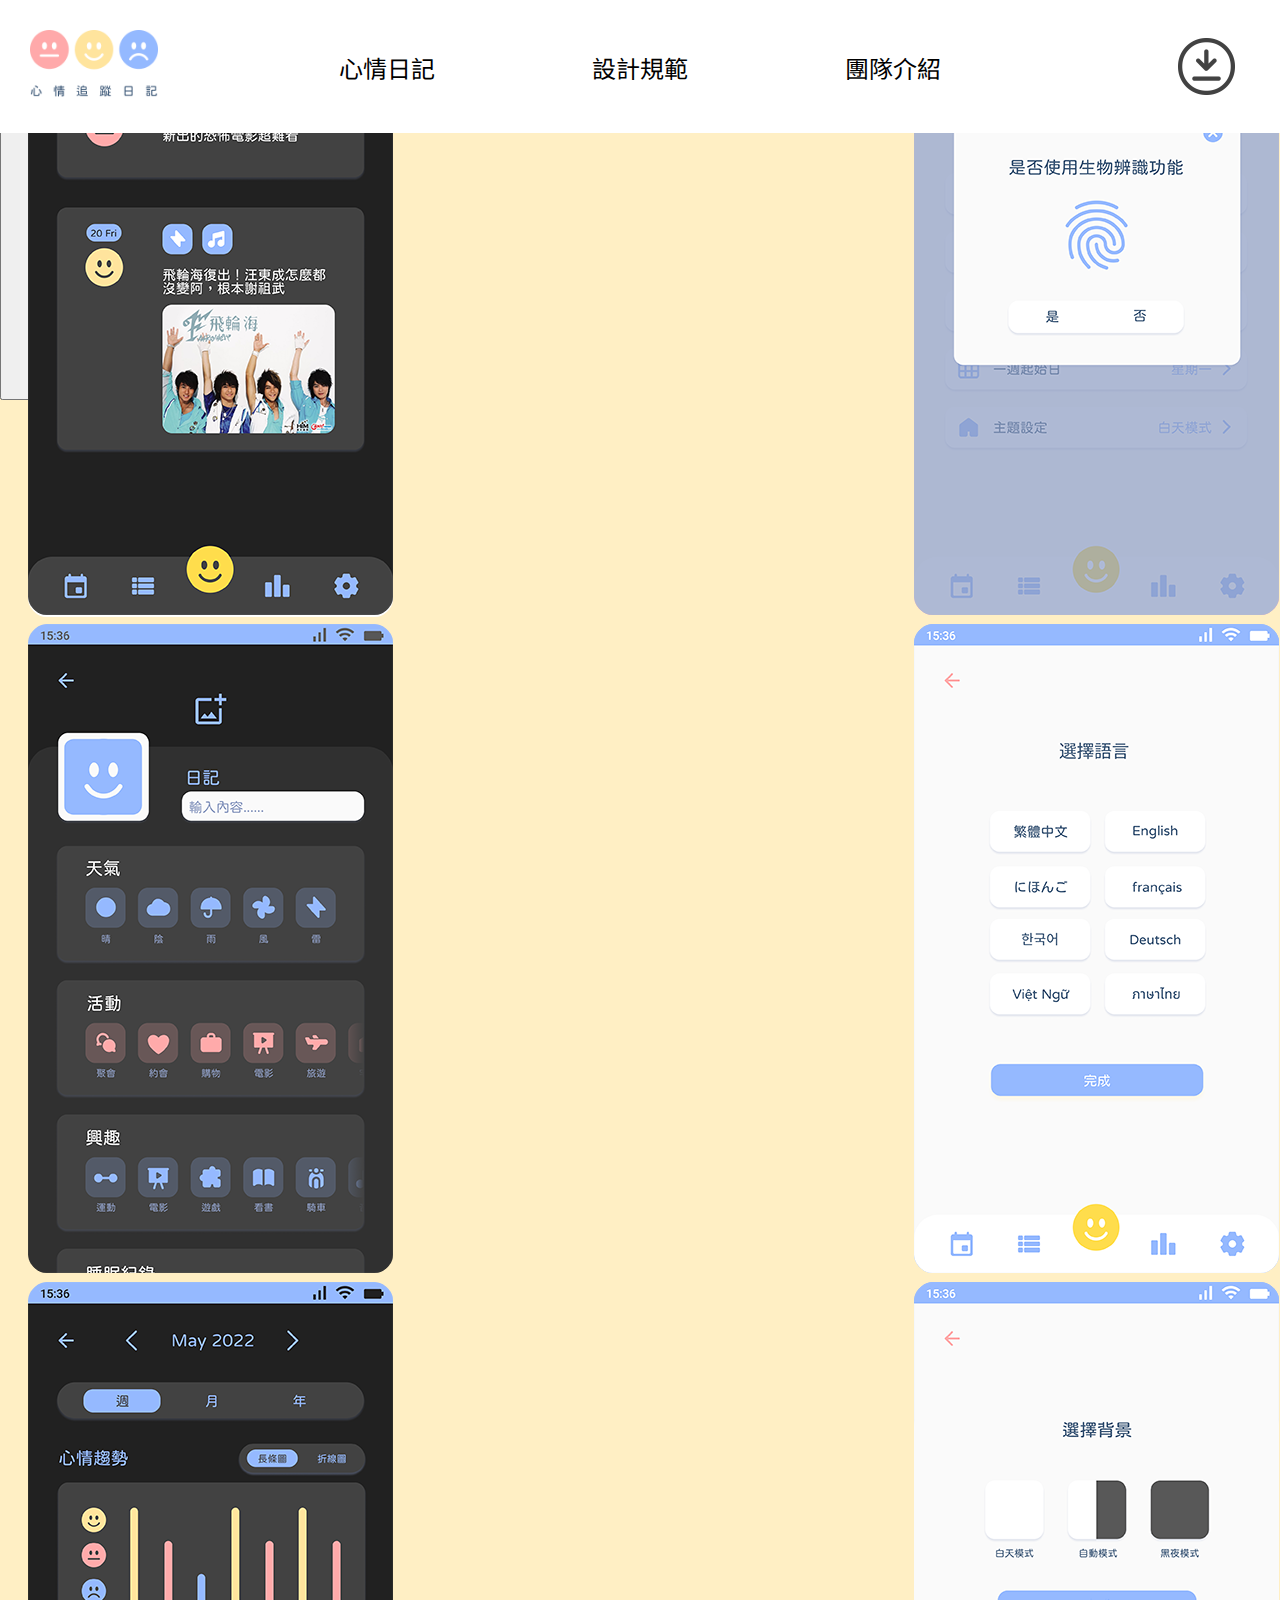
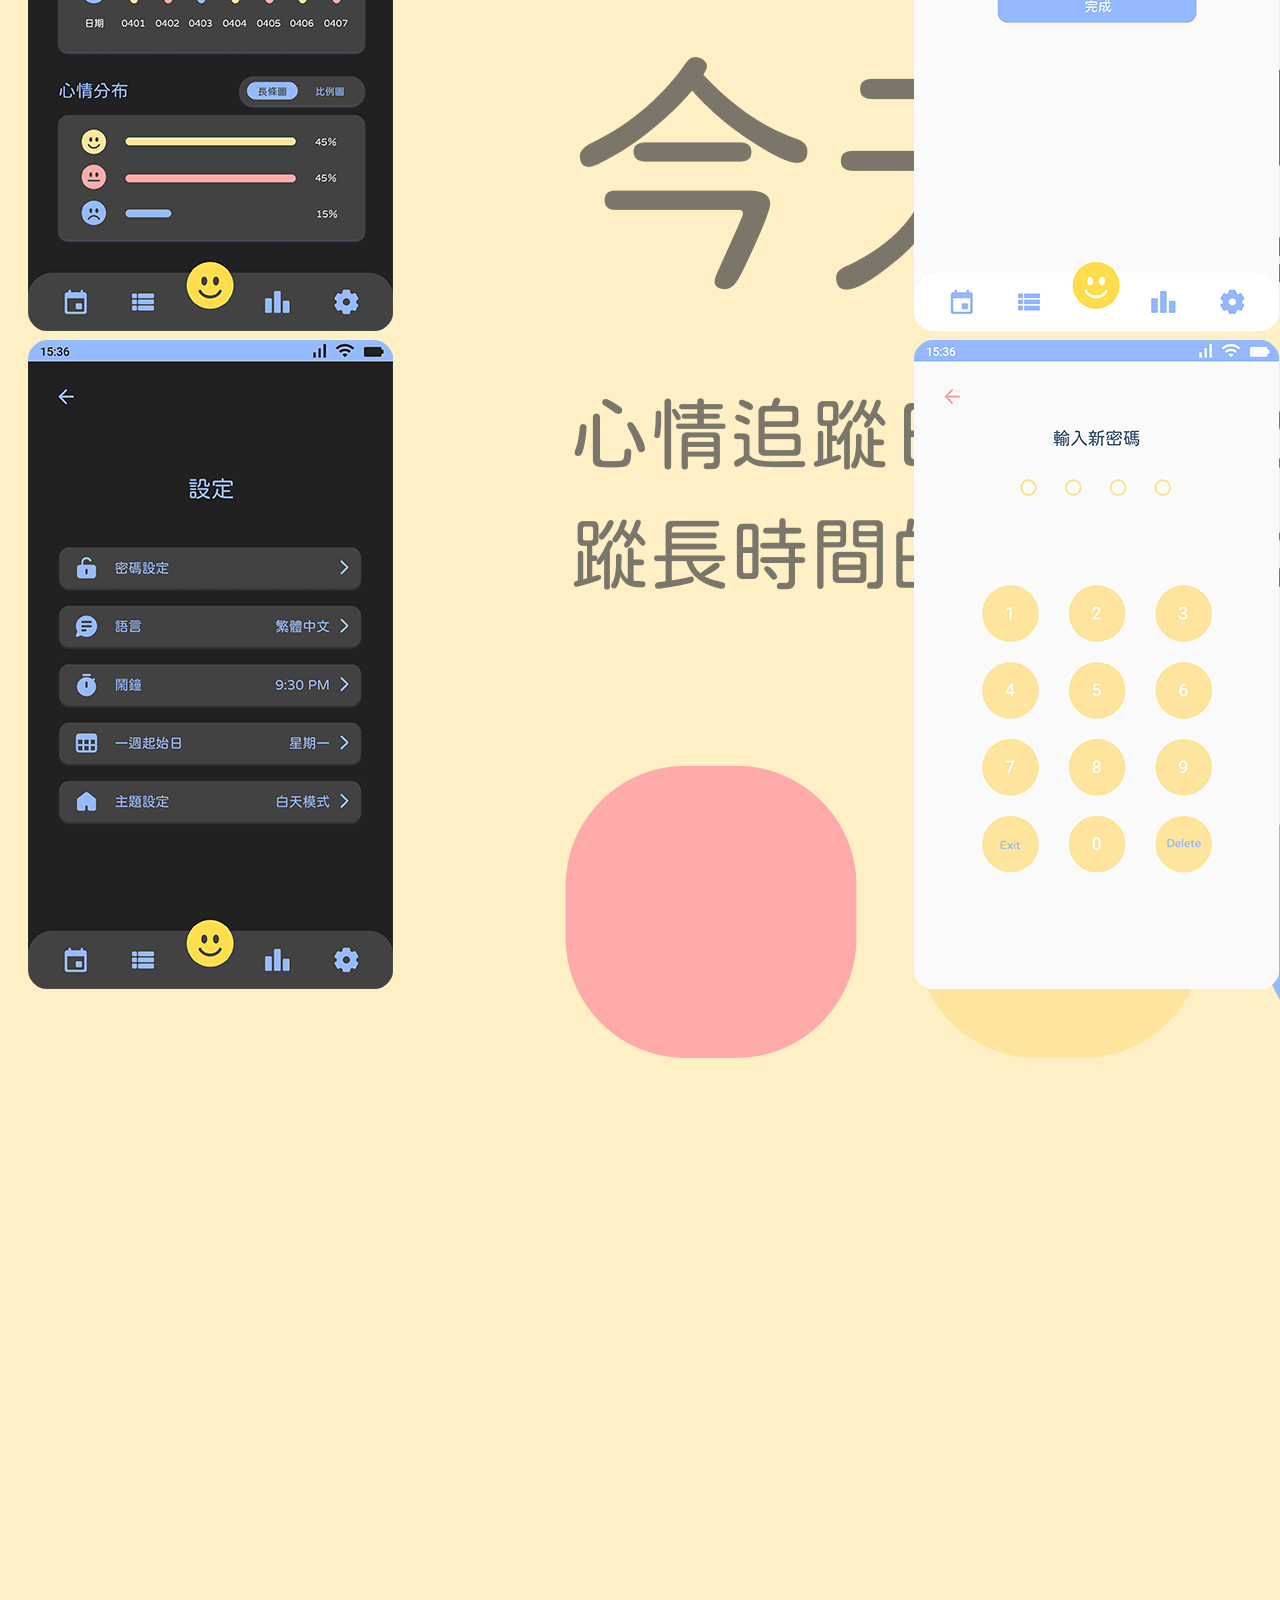
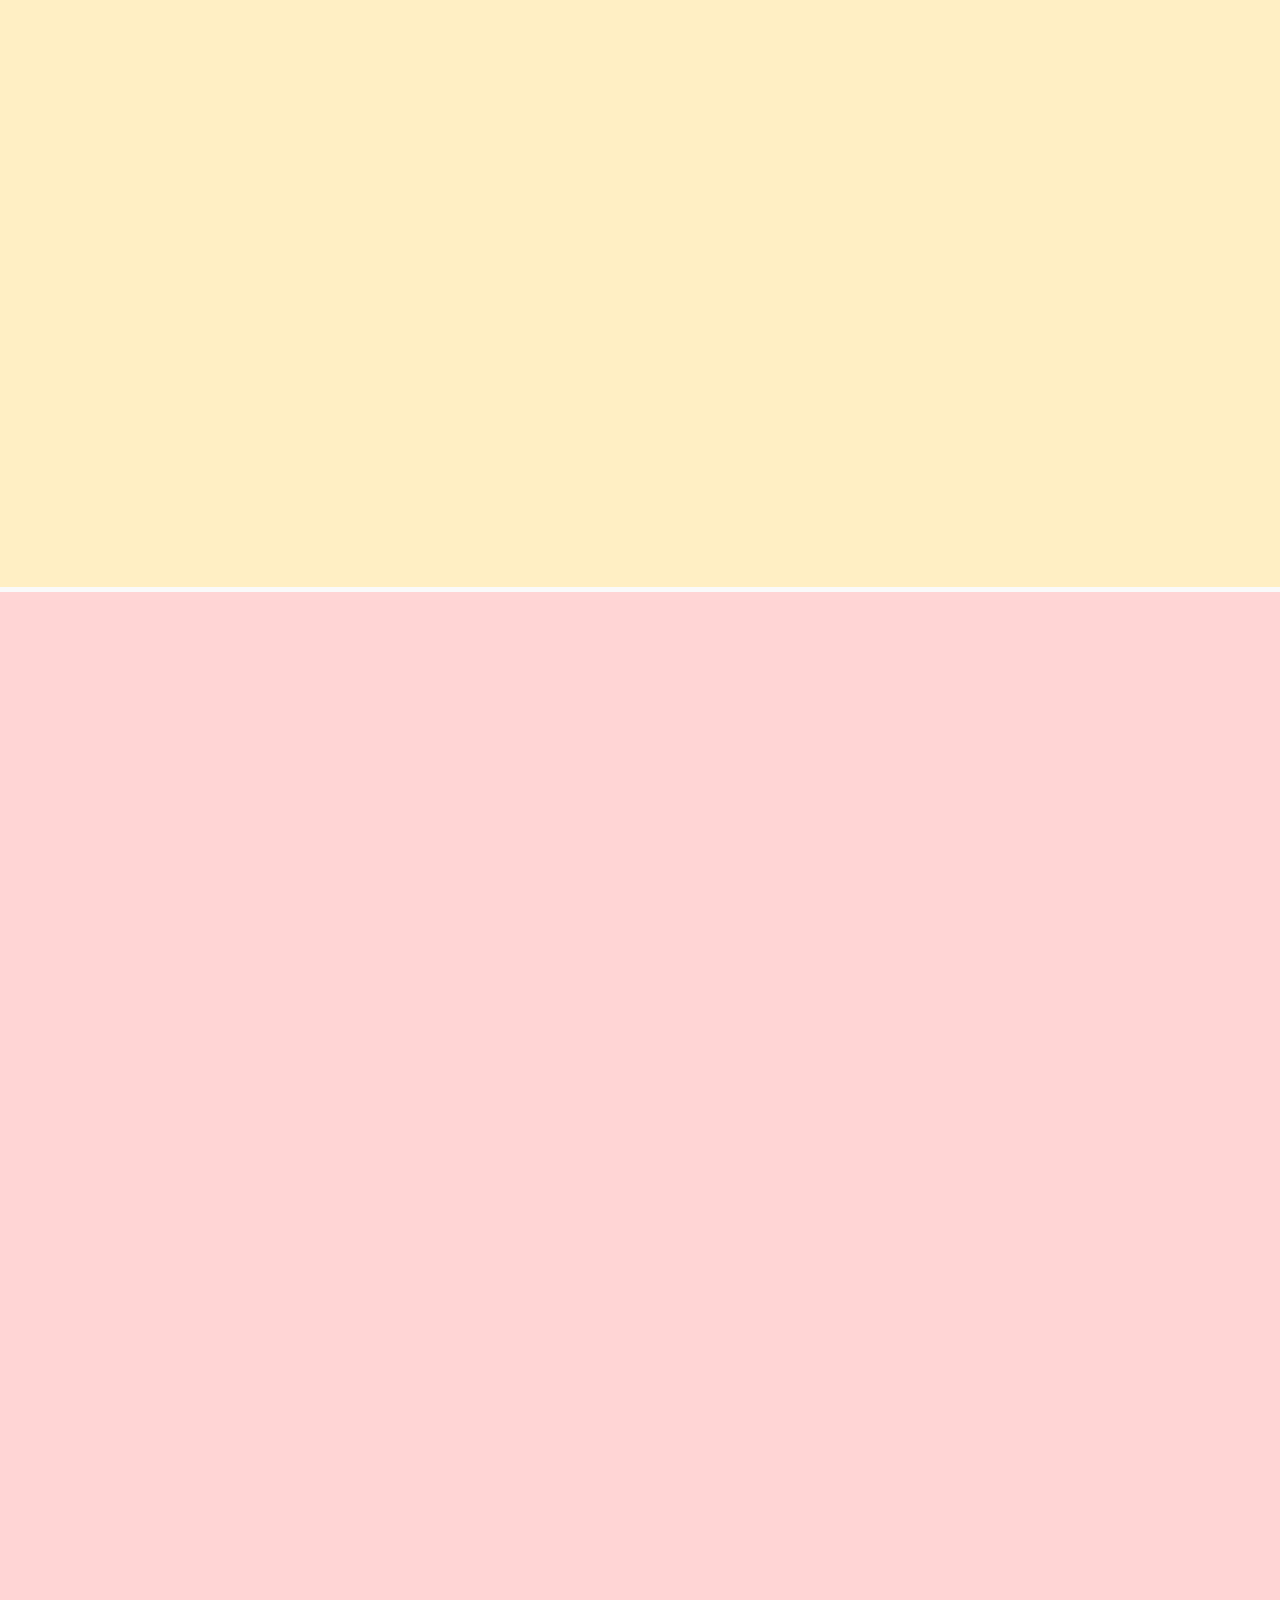
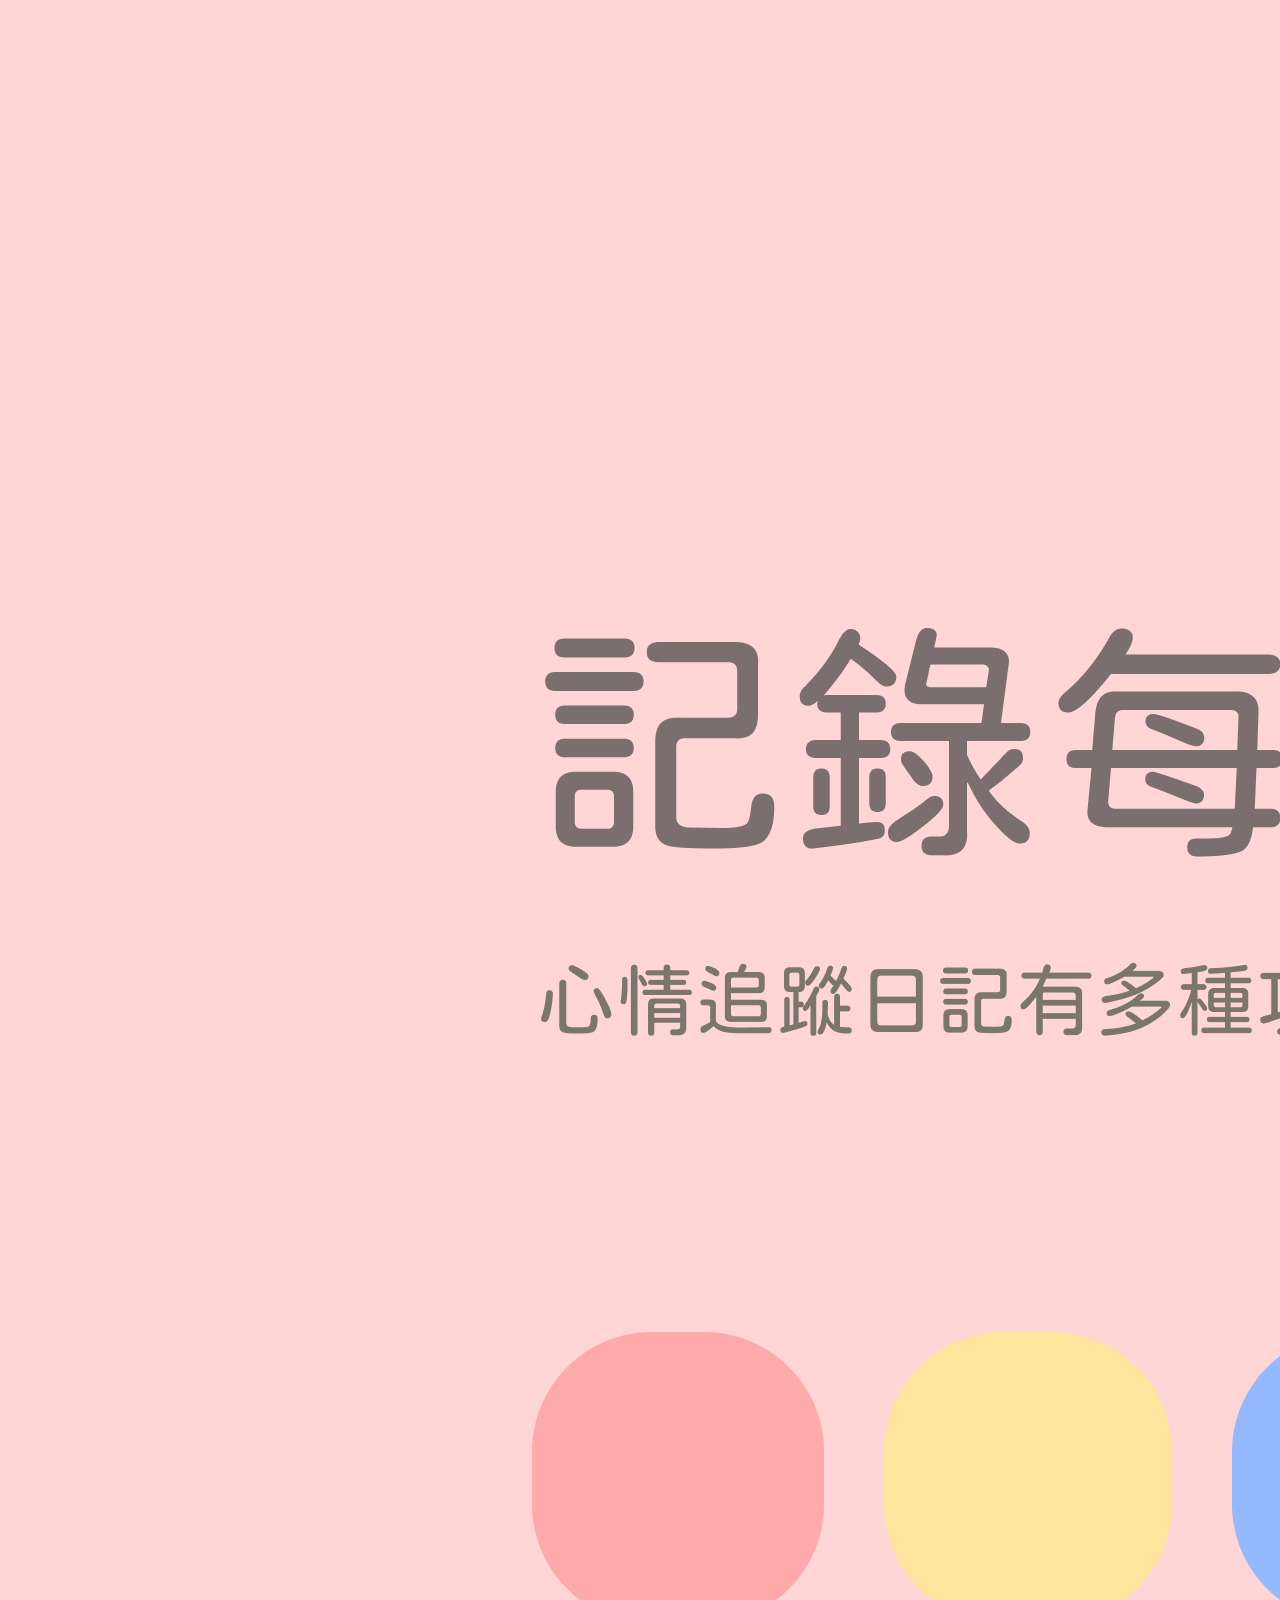
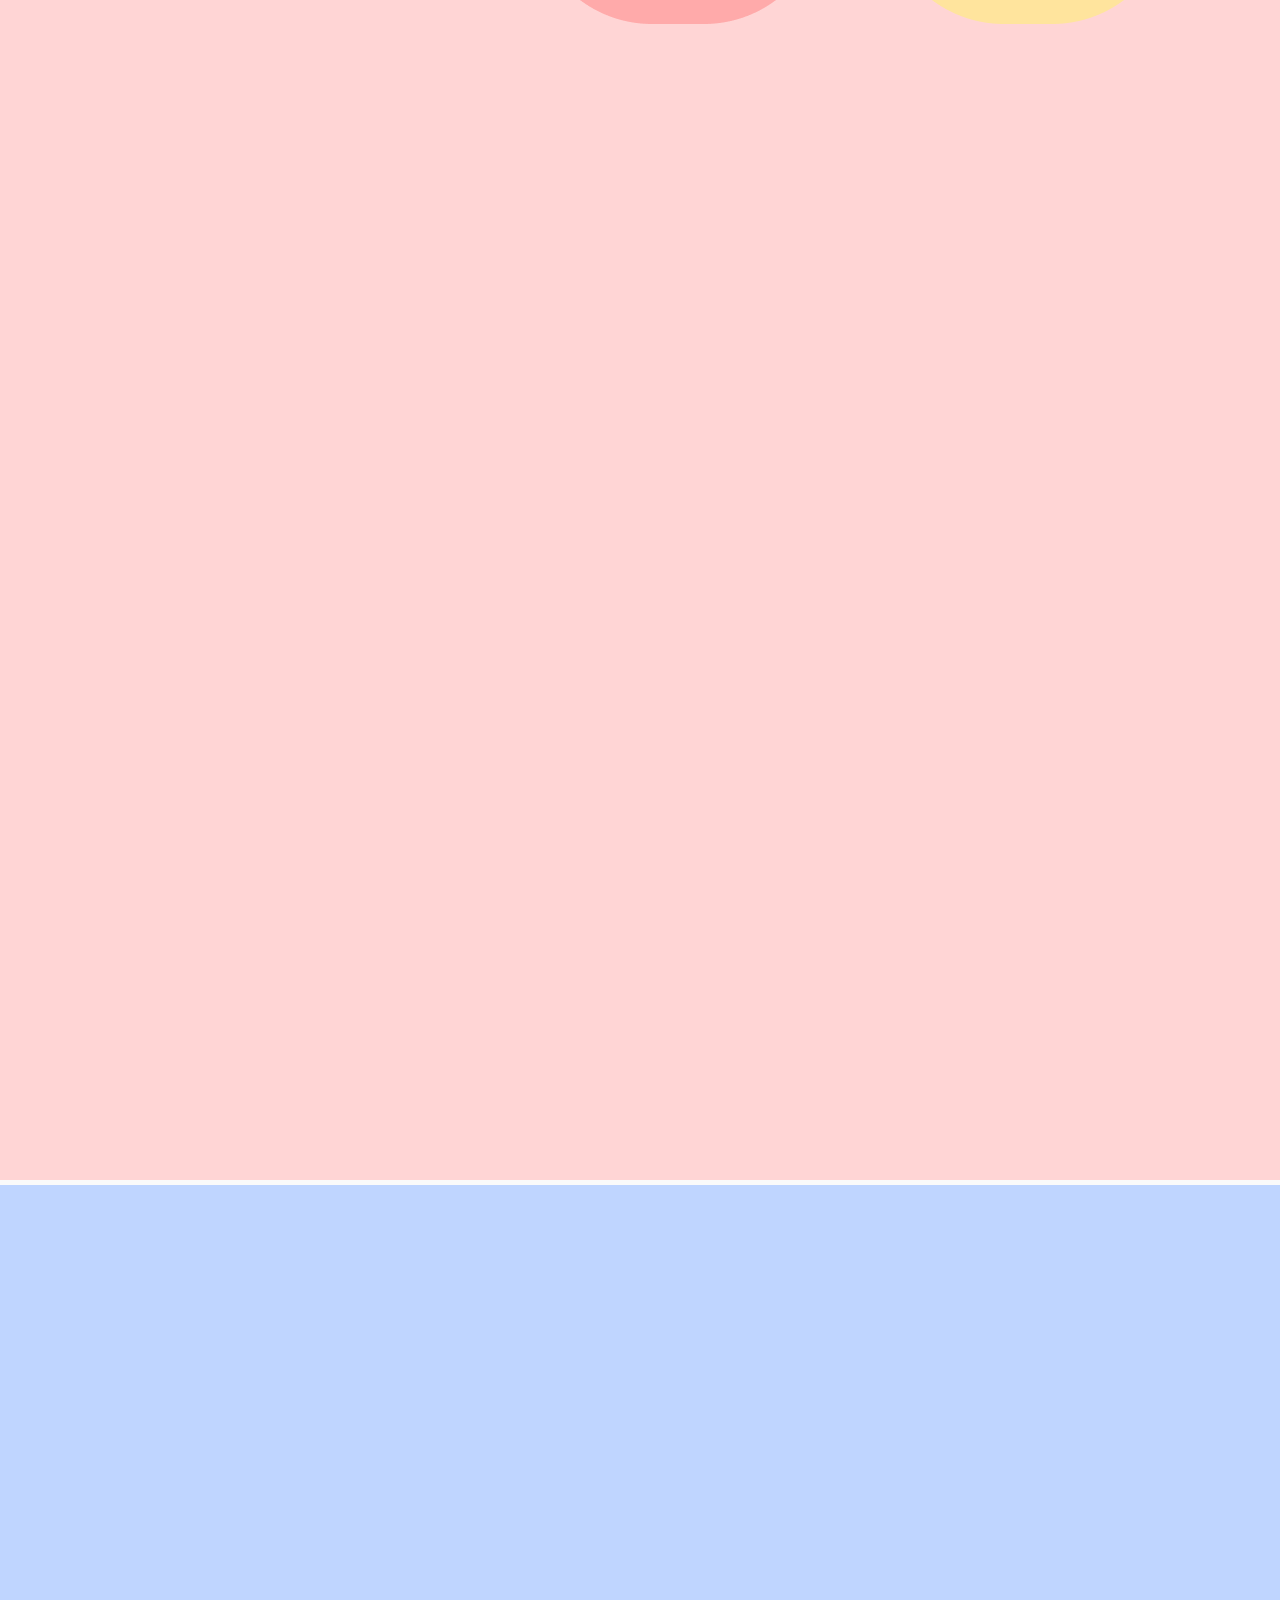
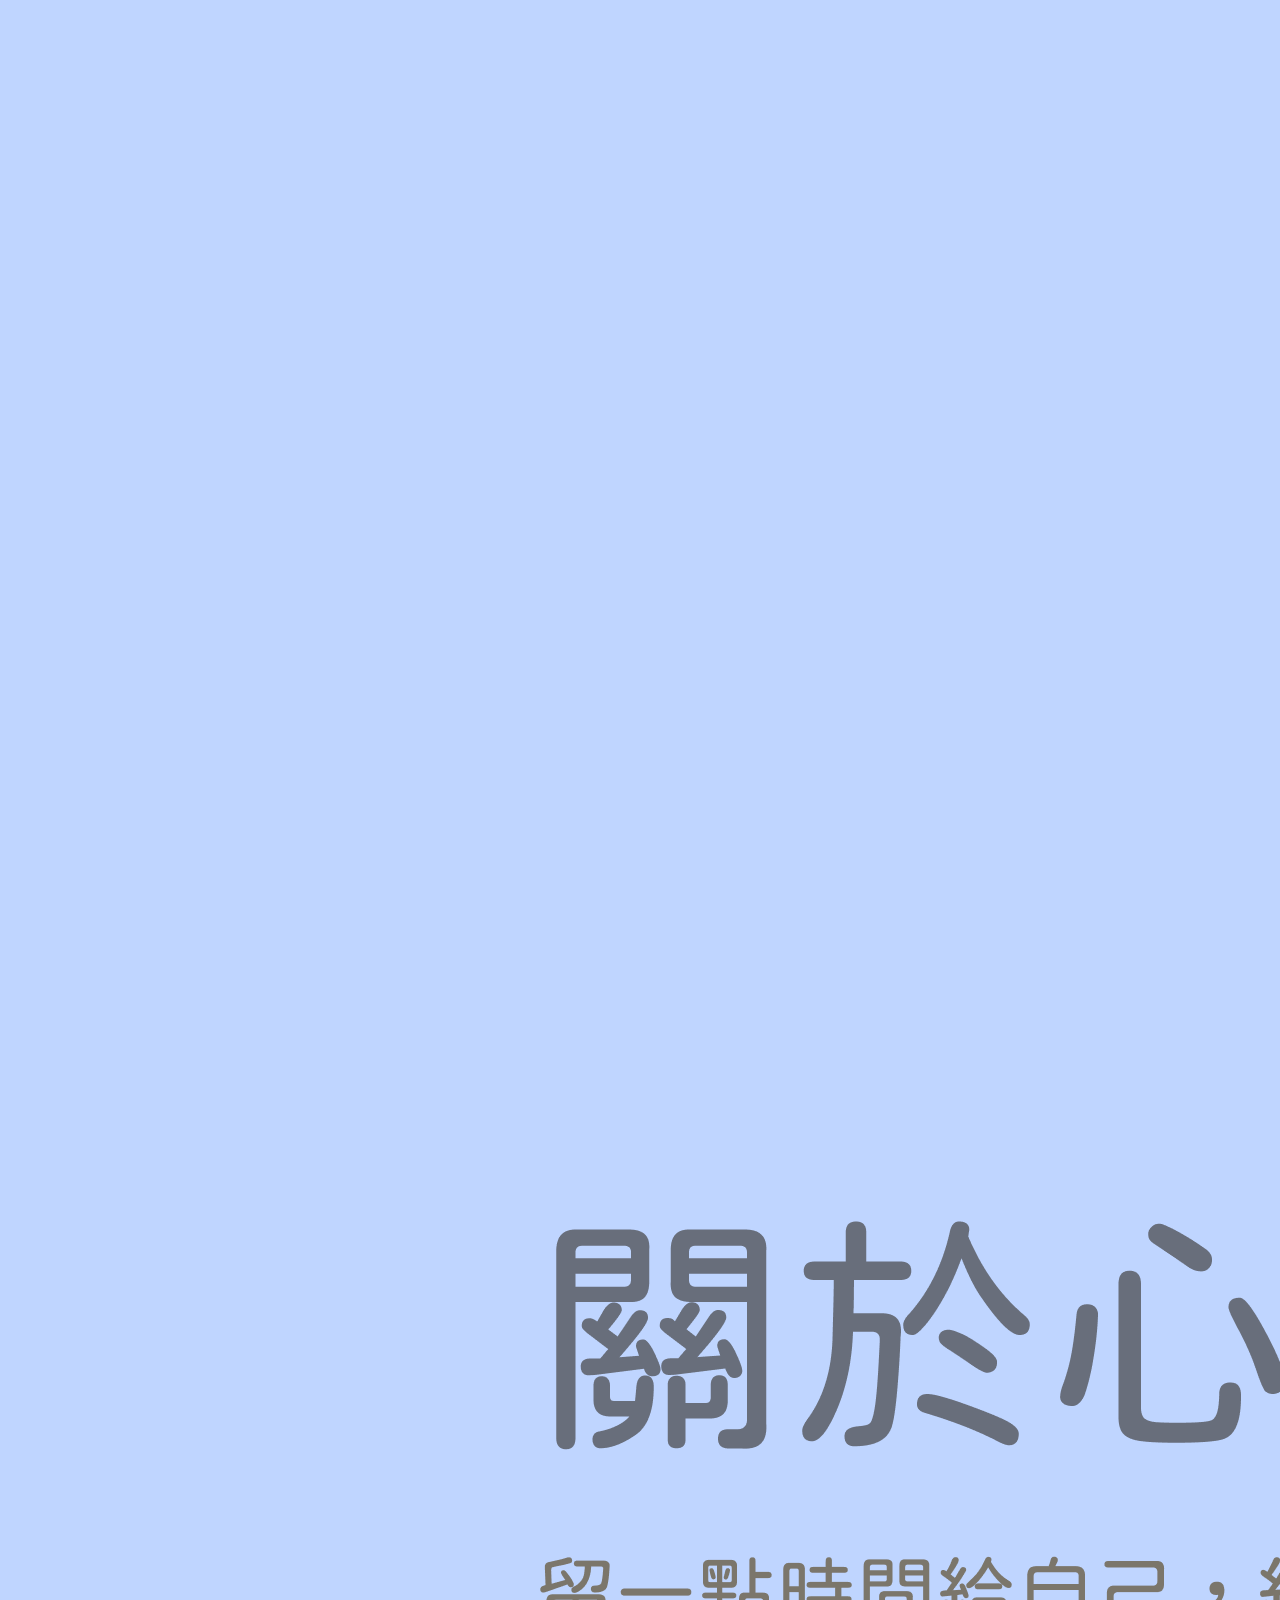
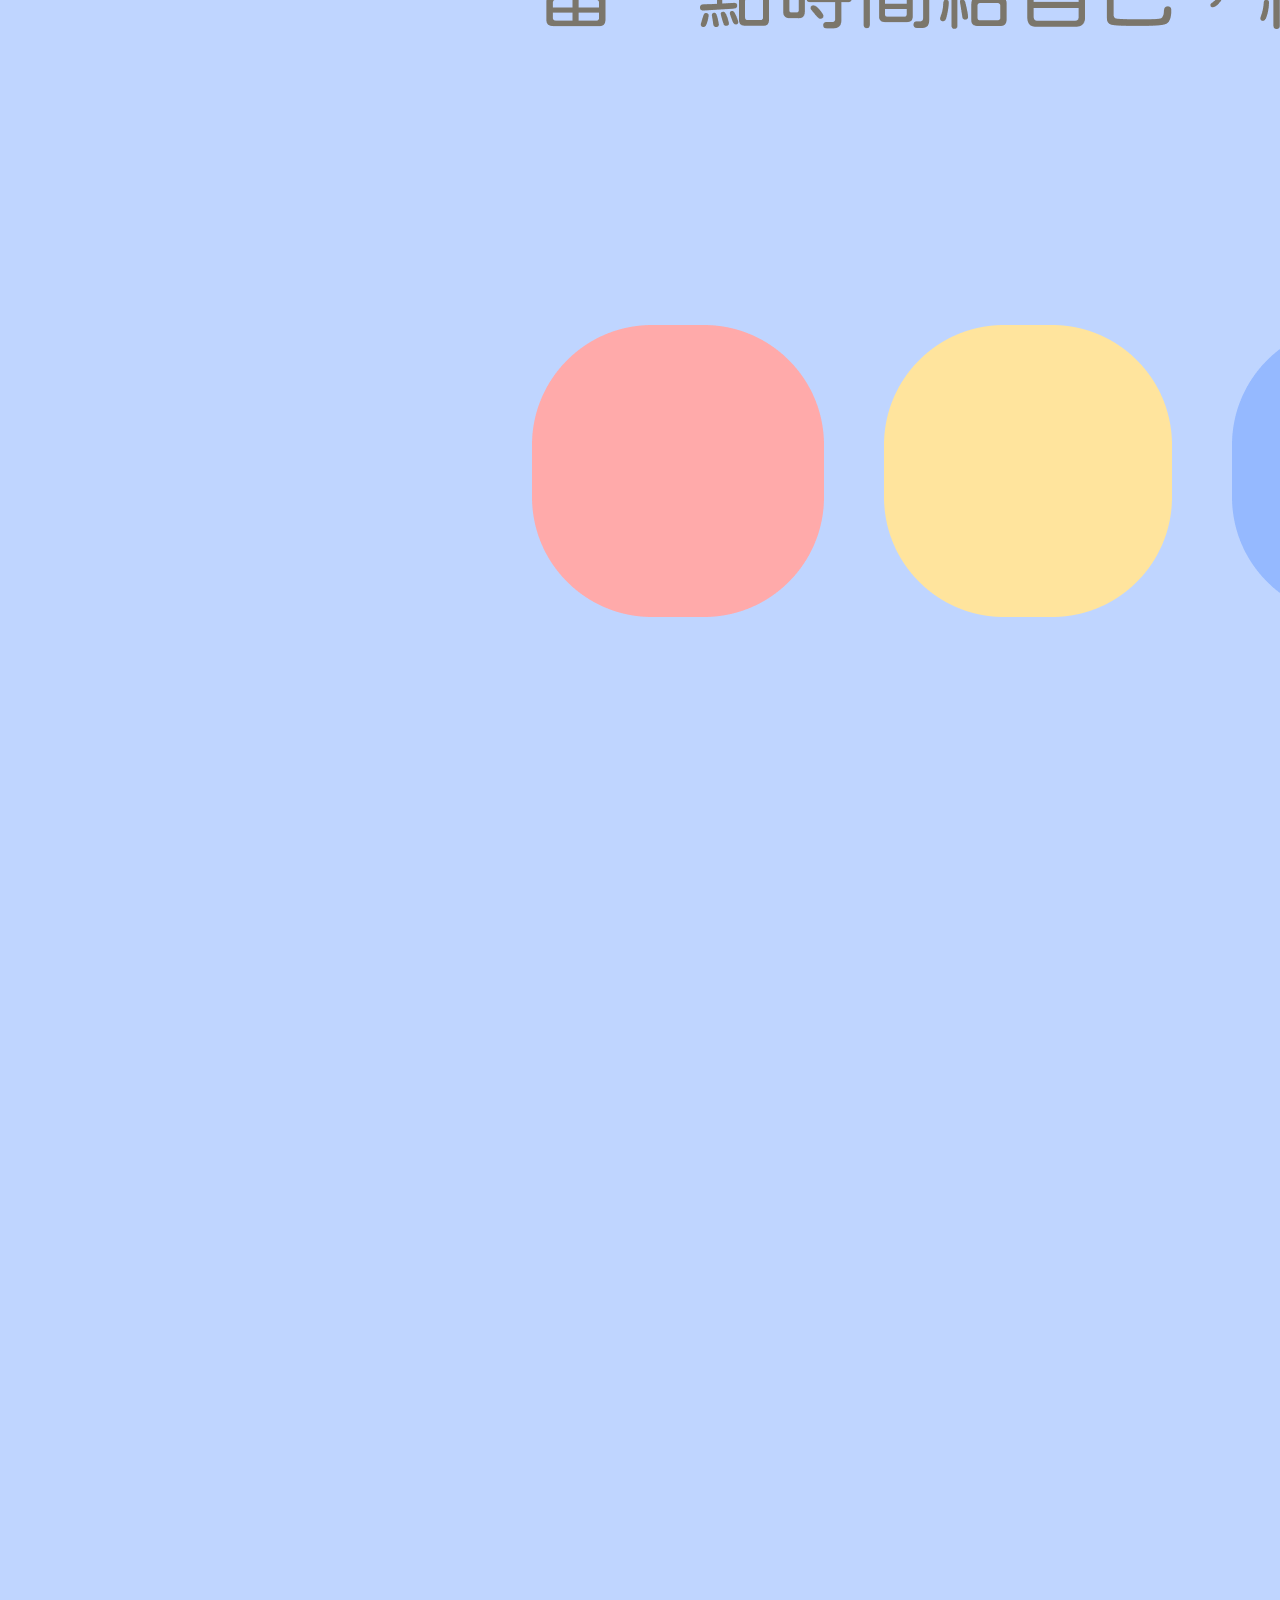
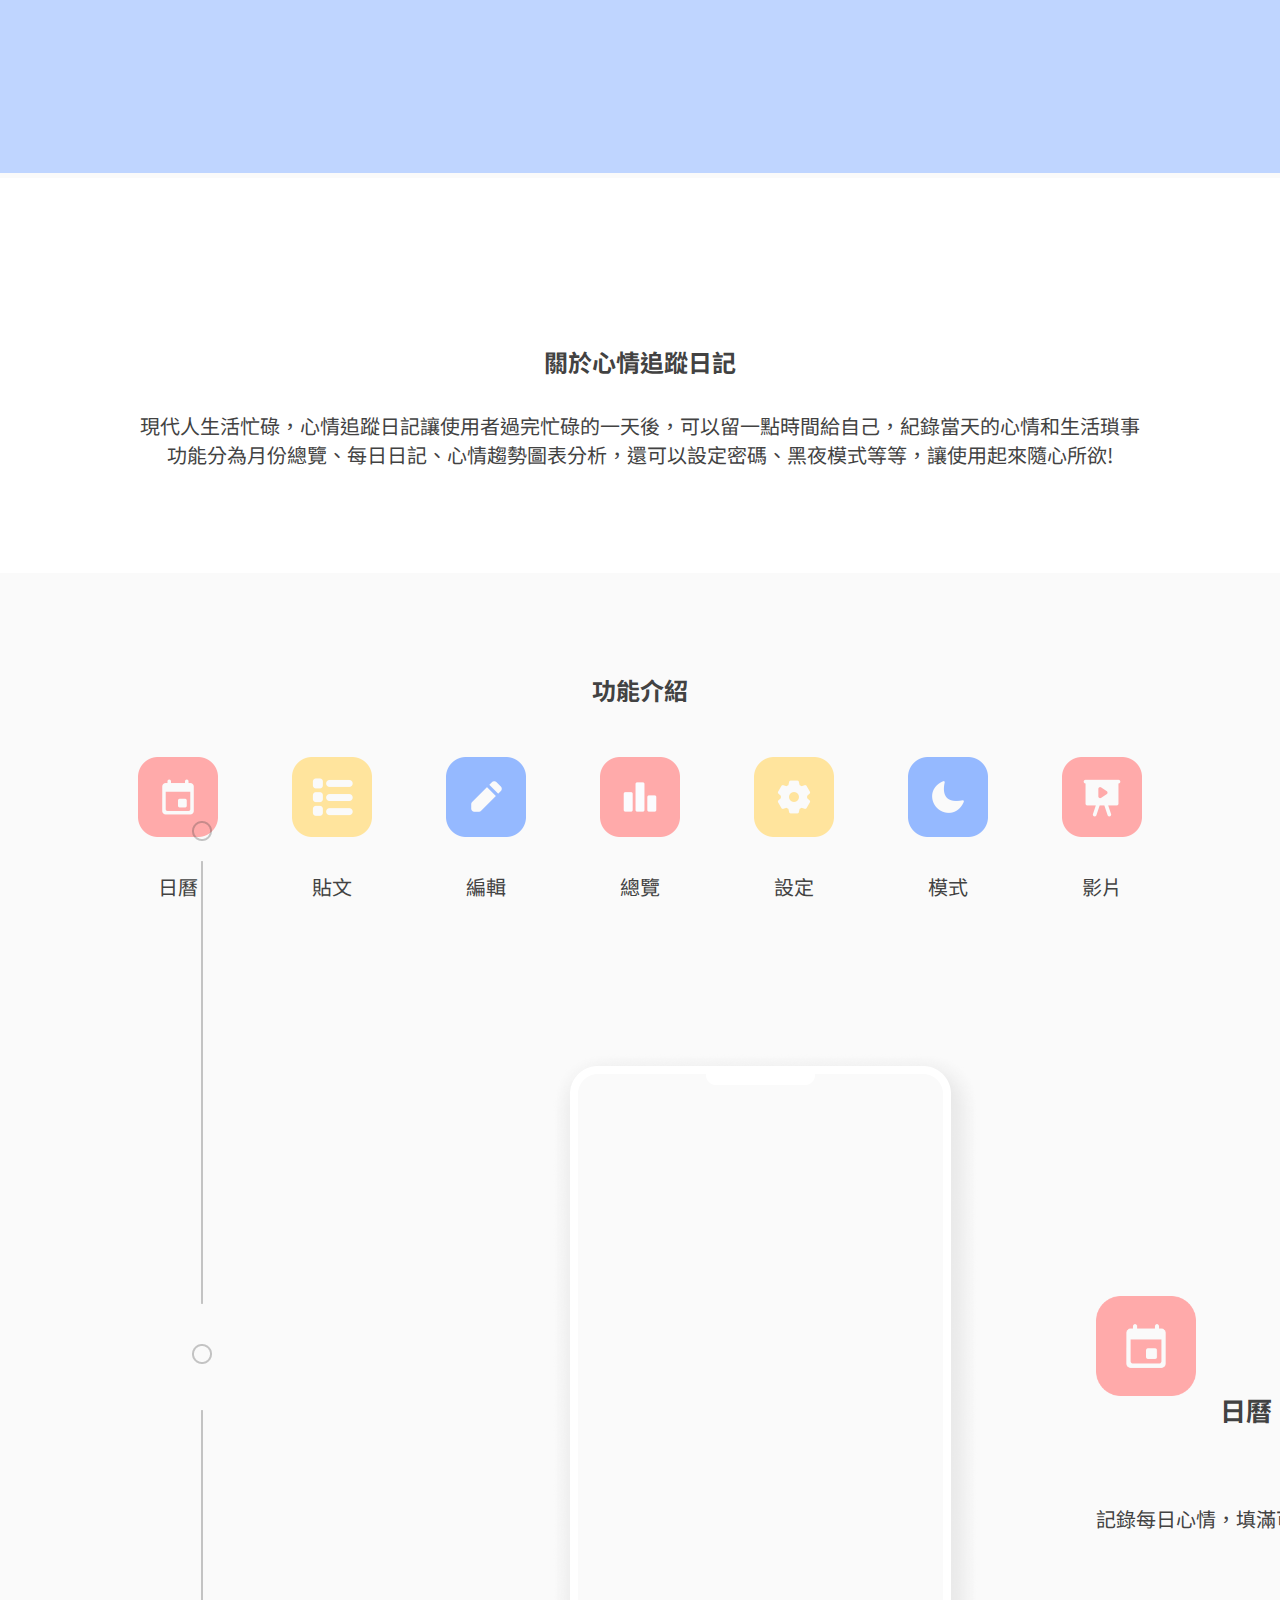
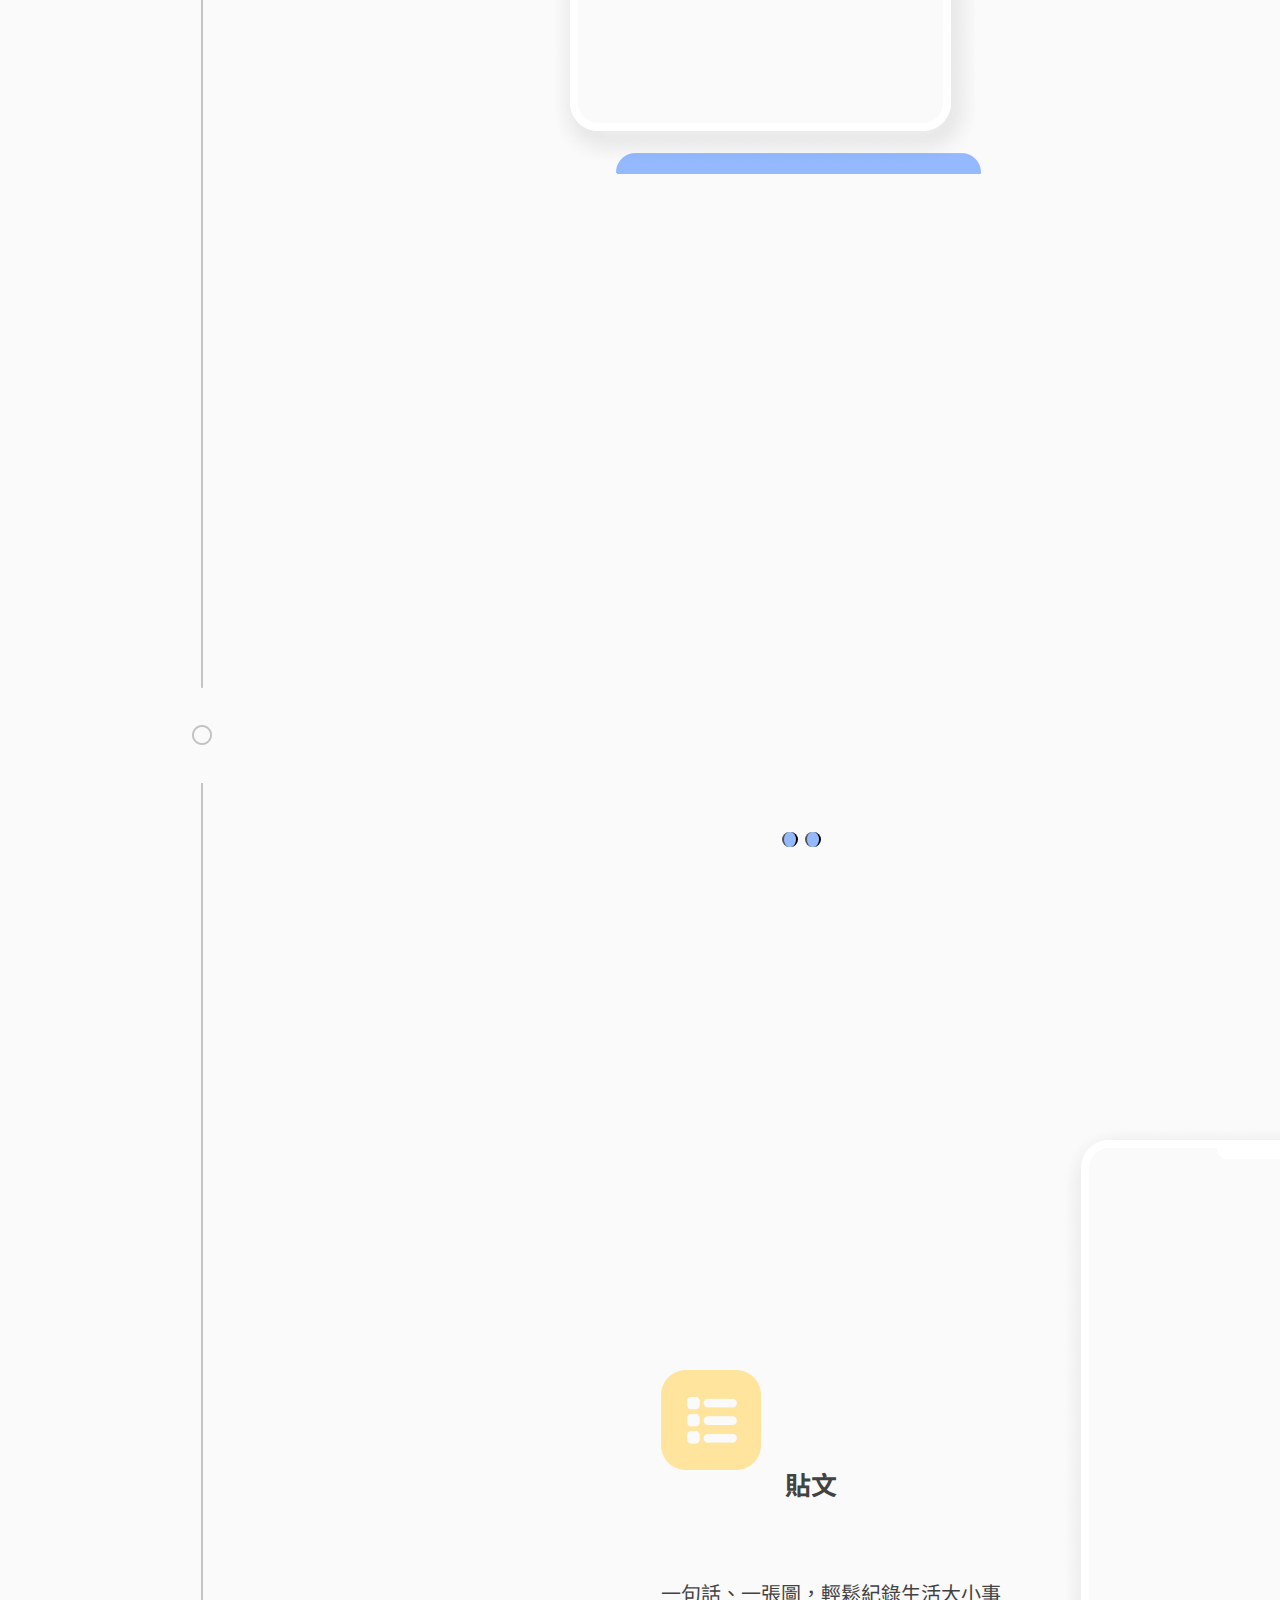
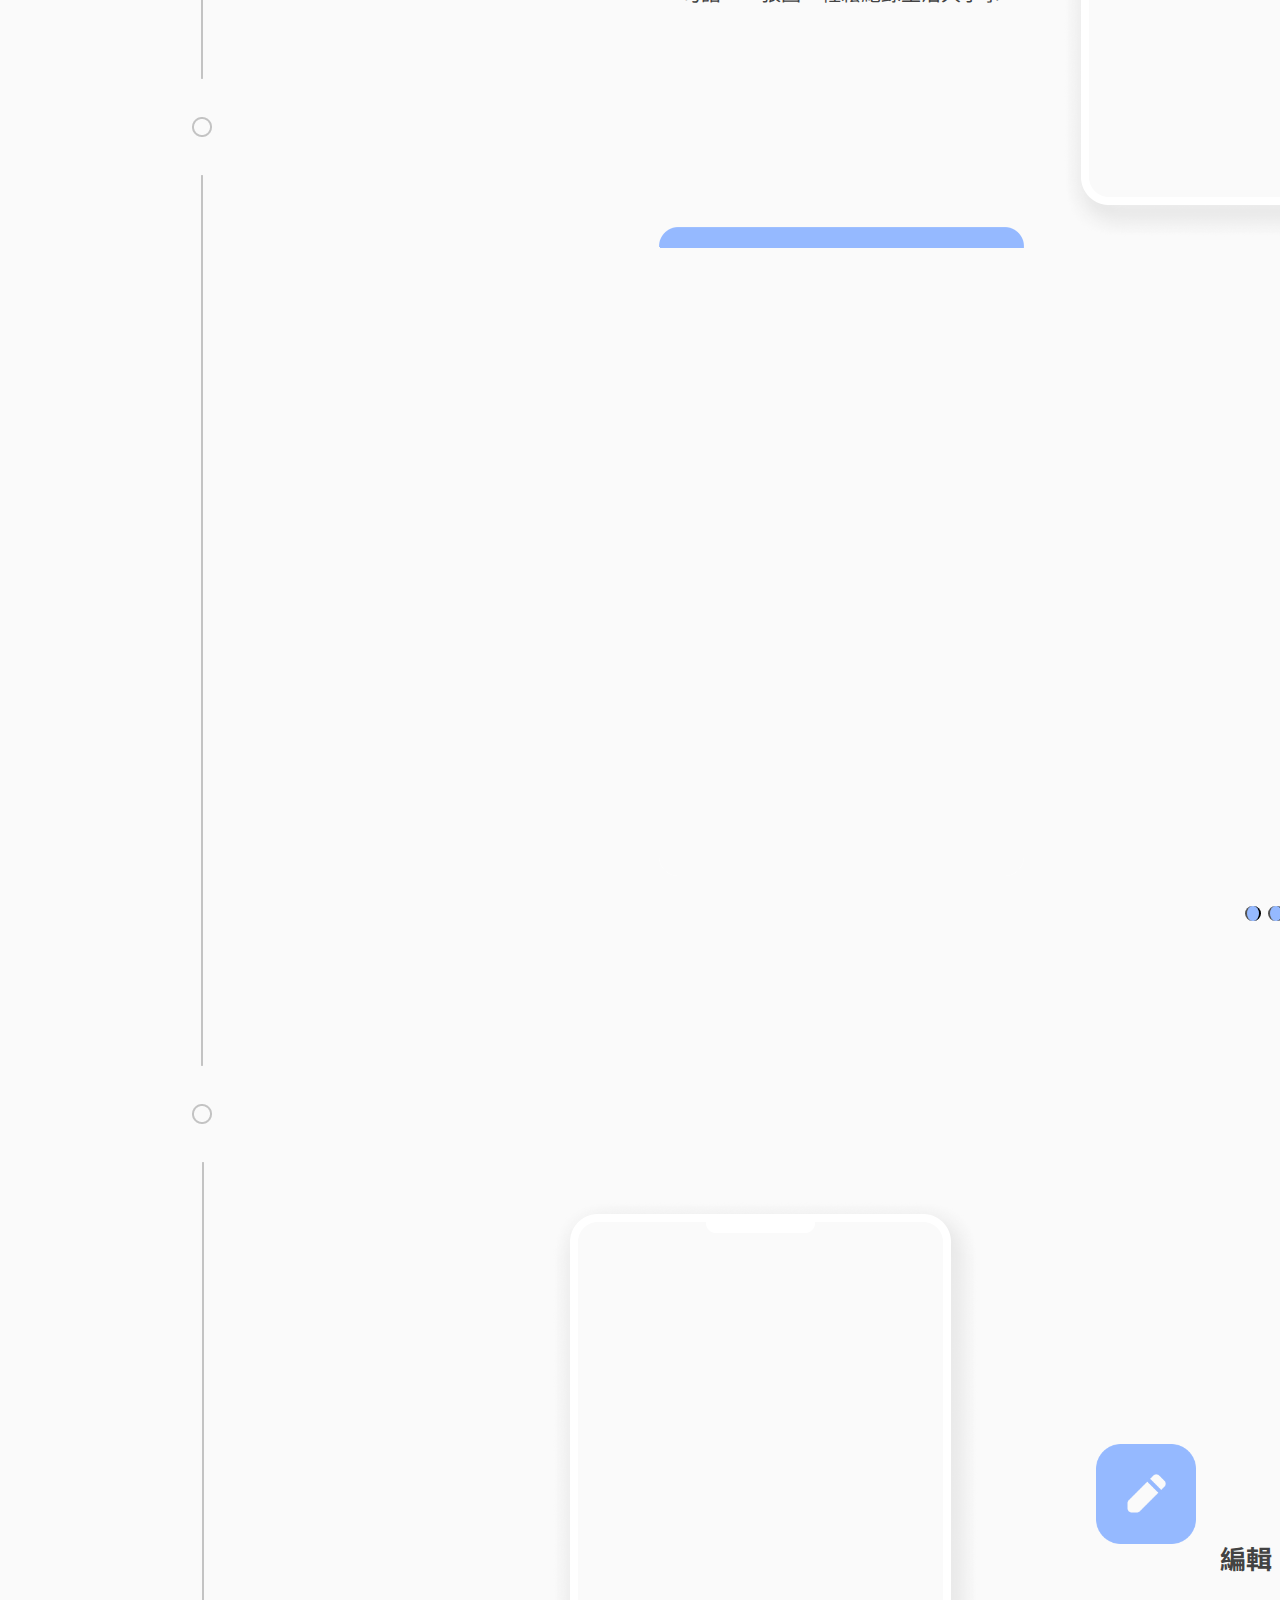
<file: index.html>
<!DOCTYPE html>
<html lang="zh-tw">

<head>
    <meta charset="UTF-8">
    <meta http-equiv="X-UA-Compatible" content="IE=edge">
    <meta name="viewport" content="width=device-width, initial-scale=1.0">
    <title>心情追蹤日記</title>
    <link rel="preconnect" href="https://fonts.googleapis.com">
    <link rel="preconnect" href="https://fonts.gstatic.com" crossorigin>
    <link href="https://fonts.googleapis.com/css2?family=Fascinate&family=Noto+Sans+TC&display=swap" rel="stylesheet">
    <link href="./css/main.css" rel="stylesheet">
    <!--小地球更換成黃色笑臉-->
    <link rel="shortcut icon" href="./img/favi icon.ico" type="image/x-icon">
    <!-- CSS only -->
    <link href="https://cdn.jsdelivr.net/npm/bootstrap@5.2.0-beta1/dist/css/bootstrap.min.css" rel="stylesheet"
        integrity="sha384-0evHe/X+R7YkIZDRvuzKMRqM+OrBnVFBL6DOitfPri4tjfHxaWutUpFmBp4vmVor" crossorigin="anonymous">
    <!--boostrap覆蓋-->
    <link rel="stylesheet" href="./css/boostrap.css">
    <link rel="stylesheet" href="./css/banner.css">
    <!--劉家妤的css-->
    <link href="./css/main_Home.css" rel="stylesheet">
     <!--navbar-->
     <link rel="stylesheet" href="./css/navbar.css">



</head>

<body>
<!--內容區塊-->
<div class="wrapper">
    <!--navbar-->
<div class="container-fluid">
<!-- Brand and toggle get grouped for better mobile display -->
<div class="navbar-header">
  <a href="#" class="brand-logo">
      <img src="./img/main icon.jpg" width="128px">
  </a>
  <ul>
      <li>
          <a href="">
              心情日記
          </a>
      </li>
      <li>
          <a href="https://qiaomei0902.github.io/moodtracker-styleguide/">設計規範</a>
      </li>
      <li>
          <a href="https://qiaomei0902.github.io/moodtracker-groupmember/">
              團隊介紹
          </a>
      </li>
  </ul>

  <ul class="download">
      <li>
          <a href="#">
              <img src="./img/download_icon.jpg">
          </a>
      </li>
  </ul>

</div>
</div>
<!--navbar end-->


    <div id="banner">
        <div id="carouselExampleIndicators" class="carousel slide" data-bs-ride="true">
            <div class="carousel-indicators" id="indicators">
                <button type="button" data-bs-target="#carouselExampleIndicators" data-bs-slide-to="0" class="active"
                    aria-current="true" aria-label="Slide 1"></button>
                <button type="button" data-bs-target="#carouselExampleIndicators" data-bs-slide-to="1"
                    aria-label="Slide 2"></button>
                <button type="button" data-bs-target="#carouselExampleIndicators" data-bs-slide-to="2"
                    aria-label="Slide 3"></button>
            </div>
            <div class="carousel-inner-2">
                <div class="carousel-item active">
                    <img src="./img/banner-1.png" class="d-block w-100">
                </div>
                <div class="carousel-item">
                    <img src="./img/banner2.png" class="d-block w-100">
                </div>
                <div class="carousel-item">
                    <img src="./img/banner-3.png" class="d-block w-100">
                </div>
            </div>
            <button class="carousel-control-prev" type="button" data-bs-target="#carouselExampleIndicators"
                data-bs-slide="prev">
                <span class="carousel-control-prev-icon" aria-hidden="true"></span>
                <span class="visually-hidden">Previous</span>
            </button>
            <button class="carousel-control-next" type="button" data-bs-target="#carouselExampleIndicators"
                data-bs-slide="next">
                <span class="carousel-control-next-icon" aria-hidden="true"></span>
                <span class="visually-hidden">Next</span>
            </button>
        </div>
    </div>




    <!--白底介紹-->
    <div class="intro">
        <h1>關於心情追蹤日記</h1>
        <p>現代人生活忙碌，心情追蹤日記讓使用者過完忙碌的一天後，可以留一點時間給自己，紀錄當天的心情和生活瑣事<br>功能分為月份總覽、每日日記、心情趨勢圖表分析，還可以設定密碼、黑夜模式等等，讓使用起來隨心所欲!
        </p>
    </div>
    <!--橫式導覽列用id連接到對應的部分-->
    <div class="navi">
        <br>
        <h2>功能介紹</h2>
        <ul>
            <li>
                <a href="#calendar"><img src="./img/icon_calendar.png"></a>
                <p>日曆</p>
            </li>
            <li>
                <a href="#list"><img src="./img/icon_list.png"></a>
                <p>貼文</p>
            </li>
            <li>
                <a href="#edit"><img src="./img/icon_edit.png"></a>
                <p>編輯</p>
            </li>
            <li>
                <a href="#chart"><img src="./img/icon_chart.png"></a>
                <p>總覽</p>
            </li>
            <li>
                <a href="#setting"><img src="./img/icon_settings.png"></a>
                <p>設定</p>
            </li>
            <li>
                <a href="#set"><img src="./img/icon_set.png"></a>
                <p>模式</p>
            </li>
            <li>
                <a href="#video"><img src="./img/icon_video.png"></a>
                <p>影片</p>
            </li>
        </ul>
    </div>
    <!--左邊那條線-->
    <div class="guide-line">
        <img src="./img/line.png">
    </div>
    <!--功能介紹輪播+介紹文字-->
    <div class="grid-container">
        <!--日曆-->
        <div class="grid-item" id="calendar">
            <img src="./img/phone.png" class="phone">
            <img src="./img/carousel_bg.png" class="carousel-bg">
            <!--輪播01-->
            <div id="carouselExampleIndicators" class="carousel slide" data-bs-ride="carousel">
                <div class="carousel-indicators">
                    <button type="button" data-bs-target="#carouselExampleIndicators" data-bs-slide-to="0"
                        class="active" aria-current="true" aria-label="Slide 1"></button>
                    <button type="button" data-bs-target="#carouselExampleIndicators" data-bs-slide-to="1"
                        aria-label="Slide 2"></button>
                </div>
                <div class="carousel-inner">
                    <div class="carousel-item active" data-bs-interval="2500">
                        <img src="./img/calendar_1.png" alt="...">
                    </div>
                    <div class="carousel-item" data-bs-interval="2500">
                        <img src="./img/calendar_2.png" alt="...">
                    </div>
                </div>
            </div>
        </div>
        <div class="grid-item-2">
            <div class="align">
                <ul>
                    <li class="icon">
                        <img src="./img/icon_calendar.png">
                    </li>
                    <li>
                        <h3>日曆</h3>
                    </li>
                    <p class="word-top">記錄每日心情，填滿可愛的表情符號</p>
                </ul>
            </div>
        </div>
        <!--貼文-->
        <div class="grid-item-2" id="left-word">
            <div class="align">
                <ul>
                    <li class="icon">
                        <img src="./img/icon_list.png">
                    </li>
                    <li>
                        <h3>貼文</h3>
                    </li>
                    <p class="word-top">一句話、一張圖，輕鬆紀錄生活大小事</p>
                </ul>
            </div>
        </div>
        <div class="grid-item-3" id="list">
            <img src="./img/phone.png" class="phone">
            <img src="./img/carousel_bg.png" class="carousel-bg">
            <!--輪播02-->
            <div id="carouselExampleIndicators" class="carousel slide" data-bs-ride="carousel">
                <div class="carousel-indicators" id="button-left">
                    <button type="button" data-bs-target="#carouselExampleIndicators" data-bs-slide-to="0"
                        class="active" aria-current="true" aria-label="Slide 1"></button>
                    <button type="button" data-bs-target="#carouselExampleIndicators" data-bs-slide-to="1"
                        aria-label="Slide 2"></button>
                </div>
                <div class="carousel-inner" id="right">
                    <div class="carousel-item active" data-bs-interval="2500">
                        <img src="./img/list_1.png" alt="...">
                    </div>
                    <div class="carousel-item" data-bs-interval="2500">
                        <img src="./img/list_2.png" alt="...">
                    </div>
                </div>
            </div>
        </div>
        <!--編輯-->
        <div class="grid-item" id="edit">
            <img src="./img/phone.png" class="phone">
            <img src="./img/carousel_bg.png" class="carousel-bg">
            <!--輪播03-->
            <div id="carouselExampleIndicators" class="carousel slide" data-bs-ride="carousel">
                <div class="carousel-indicators" id="adjust">
                    <button type="button" data-bs-target="#carouselExampleIndicators" data-bs-slide-to="0"
                        class="active" aria-current="true" aria-label="Slide 1"></button>
                    <button type="button" data-bs-target="#carouselExampleIndicators" data-bs-slide-to="1"
                        aria-label="Slide 2"></button>
                    <button type="button" data-bs-target="#carouselExampleIndicators" data-bs-slide-to="2"
                        aria-label="Slide 3"></button>
                    <button type="button" data-bs-target="#carouselExampleIndicators" data-bs-slide-to="3"
                        aria-label="Slide 4"></button>
                    <button type="button" data-bs-target="#carouselExampleIndicators" data-bs-slide-to="4"
                        aria-label="Slide 5"></button>
                </div>
                <div class="carousel-inner">
                    <div class="carousel-item active" data-bs-interval="2500">
                        <img src="./img/edit-1.png" alt="...">
                    </div>
                    <div class="carousel-item" data-bs-interval="2500">
                        <img src="./img/edit-2.png" alt="...">
                    </div>
                    <div class="carousel-item" data-bs-interval="2500">
                        <img src="./img/edit-3.png" alt="...">
                    </div>
                    <div class="carousel-item" data-bs-interval="2500">
                        <img src="./img/edit-4.png" alt="...">
                    </div>
                    <div class="carousel-item" data-bs-interval="2500">
                        <img src="./img/edit-5.png" alt="...">
                    </div>
                </div>
            </div>
        </div>
        <div class="grid-item-2">
            <div class="align">
                <ul>
                    <li class="icon">
                        <img src="./img/icon_edit.png">
                    </li>
                    <li>
                        <h3>編輯</h3>
                    </li>
                    <p class="word-top">選擇心情和情緒，寫下今天發生的所有事</p>
                </ul>
            </div>
        </div>
        <!--總覽-->
        <div class="grid-item-2" id="left-word">
            <div class="align">
                <ul>
                    <li class="icon">
                        <img src="./img/icon_chart.png">
                    </li>
                    <li>
                        <h3>總覽</h3>
                    </li>
                    <p class="word-top">檢視每日心情，以及情緒波動的狀況</p>
                </ul>
            </div>
        </div>
        <div class="grid-item-3" id="chart">
            <img src="./img/phone.png" class="phone">
            <img src="./img/carousel_bg.png" class="carousel-bg">
            <!--輪播04-->
            <div id="carouselExampleIndicators" class="carousel slide" data-bs-ride="carousel">
                <div class="carousel-indicators" id="button-left">
                    <button type="button" data-bs-target="#carouselExampleIndicators" data-bs-slide-to="0"
                        class="active" aria-current="true" aria-label="Slide 1"></button>
                    <button type="button" data-bs-target="#carouselExampleIndicators" data-bs-slide-to="1"
                        aria-label="Slide 2"></button>
                </div>
                <div class="carousel-inner" id="right">
                    <div class="carousel-item active" data-bs-interval="2500">
                        <img src="./img/chart-1.png" alt="...">
                    </div>
                    <div class="carousel-item" data-bs-interval="2500">
                        <img src="./img/chart-2.png" alt="...">
                    </div>
                </div>
            </div>
        </div>
        <!--設定-->
        <div class="grid-item" id="setting">
            <img src="./img/phone.png" class="phone">
            <img src="./img/carousel_bg.png" class="carousel-bg">
            <!--輪播05-->
            <div id="carouselExampleIndicators" class="carousel slide" data-bs-ride="carousel">
                <div class="carousel-indicators" id="adjust">
                    <button type="button" data-bs-target="#carouselExampleIndicators" data-bs-slide-to="0"
                        class="active" aria-current="true" aria-label="Slide 1"></button>
                    <button type="button" data-bs-target="#carouselExampleIndicators" data-bs-slide-to="1"
                        aria-label="Slide 2"></button>
                    <button type="button" data-bs-target="#carouselExampleIndicators" data-bs-slide-to="2"
                        aria-label="Slide 3"></button>
                    <button type="button" data-bs-target="#carouselExampleIndicators" data-bs-slide-to="3"
                        aria-label="Slide 4"></button>
                    <button type="button" data-bs-target="#carouselExampleIndicators" data-bs-slide-to="4"
                        aria-label="Slide 5"></button>
                </div>
                <div class="carousel-inner">
                    <div class="carousel-item active" data-bs-interval="2500">
                        <img src="./img/settings 1.png">
                    </div>
                    <div class="carousel-item" data-bs-interval="2500">
                        <img src="./img/setting-2.png" alt="...">
                    </div>
                    <div class="carousel-item" data-bs-interval="2500">
                        <img src="./img/setting-3.png" alt="...">
                    </div>
                    <div class="carousel-item" data-bs-interval="2500">
                        <img src="./img/setting-4.png" alt="...">
                    </div>
                    <div class="carousel-item" data-bs-interval="2500">
                        <img src="./img/setting-5.png" alt="...">
                    </div>
                </div>
            </div>
        </div>
        <div class="grid-item-2">
            <div class="align">
                <ul>
                    <li class="icon">
                        <img src="./img/icon_settings.png">
                    </li>
                    <li>
                        <h3>設定</h3>
                    </li>
                    <p class="word-top">更多細節設定，使用上更順手</p>
                </ul>
            </div>
        </div>
        <!--模式-->
        <div class="grid-item-2" id="left-word">
            <div class="align">
                <ul>
                    <li class="icon">
                        <img src="./img/icon_set.png">
                    </li>
                    <li>
                        <h3>模式</h3>
                    </li>
                    <p class="word-top">選擇自己喜歡的模式，增加使用彈性</p>
                </ul>
            </div>
        </div>
        <div class="grid-item-3" id="set">
            <img src="./img/phone.png" class="phone">
            <img src="./img/carousel_bg.png" class="carousel-bg">
            <!--輪播06-->
            <div id="carouselExampleIndicators" class="carousel slide" data-bs-ride="carousel">
                <div class="carousel-indicators" id="adjust-1">
                    <button type="button" data-bs-target="#carouselExampleIndicators" data-bs-slide-to="0"
                        class="active" aria-current="true" aria-label="Slide 1"></button>
                    <button type="button" data-bs-target="#carouselExampleIndicators" data-bs-slide-to="1"
                        aria-label="Slide 2"></button>
                    <button type="button" data-bs-target="#carouselExampleIndicators" data-bs-slide-to="2"
                        aria-label="Slide 3"></button>
                    <button type="button" data-bs-target="#carouselExampleIndicators" data-bs-slide-to="3"
                        aria-label="Slide 4"></button>
                    <button type="button" data-bs-target="#carouselExampleIndicators" data-bs-slide-to="4"
                        aria-label="Slide 5"></button>
                </div>
                <div class="carousel-inner" id="right">
                    <div class="carousel-item active" data-bs-interval="2500">
                        <img src="./img/set-1.png" alt="...">
                    </div>
                    <div class="carousel-item" data-bs-interval="2500">
                        <img src="./img/set-2.png" alt="...">
                    </div>
                    <div class="carousel-item" data-bs-interval="2500">
                        <img src="./img/set-3.png" alt="...">
                    </div>
                    <div class="carousel-item" data-bs-interval="2500">
                        <img src="./img/set-4.png" alt="...">
                    </div>
                    <div class="carousel-item" data-bs-interval="2500">
                        <img src="./img/set-5.png" alt="...">
                    </div>
                </div>
            </div>
        </div>
    </div>
    
    <div class="video" id="video">

        <iframe width="1008" height="567" src="https://www.youtube.com/embed/zxqKmroK8U8?autoplay=1&mute=1" title="YouTube video player" frameborder="0" allow="accelerometer; autoplay; clipboard-write; encrypted-media; gyroscope; picture-in-picture" allowfullscreen></iframe>
    </div>
    
<!--footer-->
<footer class="footer"> 
    <ul>
      <li>
        © MoodTrackerDiary Corporation
    </li>
      <li>
        <a href="#">
            <img src="./img/main icon.jpg">
        </a>
    </li>
    <li>
        <a href="#">
            <img src="./img/download_appstore.jpg">
        </a>
    </li>
    <li>
        <a href="#">
            <img src="./img/download_google.jpg">
        </a>
    </li>
    <li>
      <a href="#">
          <img src="./img/facebook_social_link.jpg">
      </a>
  </li>
  <li>
    <a href="#">
        <img src="./img/ins_social_link.jpg">
    </a>
</li>
</ul></footer>
<!--footer end-->
<!--置頂-->
<button onclick="topFunction()" id="myBtn" title="Go to top">Top</button>
<!--置頂end-->

    <!-- JavaScript Bundle with Popper -->
    <script src="https://cdn.jsdelivr.net/npm/bootstrap@5.2.0-beta1/dist/js/bootstrap.bundle.min.js"
        integrity="sha384-pprn3073KE6tl6bjs2QrFaJGz5/SUsLqktiwsUTF55Jfv3qYSDhgCecCxMW52nD2"
        crossorigin="anonymous"></script>
        <!--置頂js-->
        <script>
            //Get the button
            var mybutton = document.getElementById("myBtn");
            
            // When the user scrolls down 20px from the top of the document, show the button
            window.onscroll = function() {scrollFunction()};
            
            function scrollFunction() {
              if (document.body.scrollTop > 20 || document.documentElement.scrollTop > 20) {
                mybutton.style.display = "block";
              } else {
                mybutton.style.display = "none";
              }
            }
            
            // When the user clicks on the button, scroll to the top of the document
            function topFunction() {
              document.body.scrollTop = 0;
              document.documentElement.scrollTop = 0;
            }
            </script>
</body>

</html>
</file>
<file: css/main.css>
html body {
  background-color: #fafafa;
}
body p {
  font-family: "Fascinate", cursive;
  font-family: "Noto Sans TC", sans-serif;
  color: #424242;
  font-size: 20px;
}
body h3 {
  font-family: "Fascinate", cursive;
  font-family: "Noto Sans TC", sans-serif;
  color: #424242;
  font-size: 24px;
}
/*白底介紹*/
.intro {
  /*background-color:rgb(255, 255, 255);
    padding: 150px;*/
  position: relative;
  background-color: #ffffff;
  color: #424242;
  display: inline-block;
  width: 100%;
  height: 395px;
  text-align: center;
}
.intro h1 {
  position: absolute;
  display: inline-block;
  top: 150px;
  margin-left: -96px;
  width: 192px;
  height: 33px;
  text-align: center;
  color: #424242;
  font-size: 24px;
  font-family: "Fascinate", cursive;
  font-family: "Noto Sans TC", sans-serif;
}
.intro p {
  position: absolute;
  top: 213px;
  left: 50%;
  margin-left: -537px;
  width: 1074px;
  height: 60px;
  text-align: center;
  /*margin-top: 30px;*/
}
/*小選單*/
.navi {
  padding: 50px;
}
.navi h2 {
  text-align: center;
  color: #424242;
  font-size: 24px;
  margin-bottom: 40px;
  font-family: "Fascinate", cursive;
  font-family: "Noto Sans TC", sans-serif;
}
.navi ul {
  display: inline-block;
  width: 100%;
  text-align: center;
  padding: 0;
  margin: auto;
}
.navi li {
  display: inline-block;
}
.navi img {
  height: 80px;
  width: fixed;
  margin: 10px 35px;
}
.navi img:hover {
  transform: scale(1.2);
}
/*邊邊的線條*/
.guide-line img {
  margin-left: 15%;
  margin-top: -150px;
  width: fixed;
  position: absolute;
}
/*下半部輪播*/
.grid-container {
  display: grid;
  gap: 270px 80px;
  grid-template-columns: auto auto;
  background-color: #b1dbb800;
  padding: 80px 550px;
  margin-bottom: 220px;
}
/*手機外框*/
.phone {
  position: relative;
  width: 431px;
  height: 715px;
  align-items: right;
  z-index: 999;
}

.carousel-bg {
  position: relative;
  margin-left: -402px;
  margin-top: -22px;
  z-index: -2;
  align-items: center;
}
.icon img {
  width: 100px;
  height: fixed;
  margin-bottom: 25px;
  margin-right: 10px;
}
.align {
  padding: 240px 0px;
}
.align ul {
  display: inline-block;
  width: 100%;
  text-align: left;
  padding: 0;
  margin: 5px auto;
}
.align li {
  display: inline-block;
  margin: 0 10;
}
.align h3 {
  font-size: 26px;
  font-family: "Fascinate", cursive;
  font-family: "Noto Sans TC", sans-serif;
}
.align p {
  font-size: 20px;
  text-align: left;
  font-family: "Fascinate", cursive;
  font-family: "Noto Sans TC", sans-serif;
}
.word-top {
  padding-top: 30px;
}
/*網格整體*/
.grid-item {
  background-color: #ffffff00;
  font-size: 30px;
  text-align: right;
}
.grid-item-2 {
  position: relative;
  padding-left: 35px;
}
.grid-item-2 h3 {
  padding-left: 10px;
}
.grid-item-3 {
  font-size: 30px;
  text-align: left;
}
.grid-item-3 {
  font-size: 30px;
  text-align: left;
}

.video {
  display: flex;
  justify-content: center;
  align-items: center;
  margin-bottom: 220px;
}
</file>
<file: css/boostrap.css>
.carousel-indicators{
    padding-right: 160px;
    display: unset;
    margin-right: 0;
    top: 10px;
}
.carousel-indicators [data-bs-target]{
    height: 15px;
    width: 15px;
    border-radius: 50px;
    background: #95B9FF;
    border-bottom: 0px;
    border-top: 0px;
}
.carousel-inner{
    position: absolute;
    top: -692px;
    right: 1px;
    width: 365px;
}

#adjust{
    margin-right: -45px;
}
#adjust-1{
    margin-left: 144px;
    padding-right: 88px;
}
#right{
    position: absolute;
    top: -692px;
    left: 28px;
    width: 365px;
}
#button-left{
    padding-left: 184px;
    display: unset;
    margin-left: 0;
    top: 10px;
}
#left-word{
    position: relative;
    left: 20px;
    margin-left: auto;
}
</file>
<file: css/banner.css>
.carousel-inner-2 {
  align-items: center;
  position: relative;
  right: auto;
  left: auto;
  width: 100%;
  overflow: hidden;
  margin: 0;
  padding: 0;
}
#banner {
  width: fit-content;
  padding: 0%;
  bottom: 0px;
  margin: 0%;
}
.carousel-control-prev,
.carousel-control-next {
  position: absolute;
  top: -170px;
  display: flex;
  align-items: center;
  justify-content: center;
  width: 10%;
  color: rgb(255, 255, 255);
  text-align: center;
  opacity: 1;
}
#indicators {
  position: relative;
  top: 850px;
  align-items: center;
  display: flex;
  left: auto;
  padding: 0;
  margin: 0;
}
.carousel-control-next-icon,
.carousel-control-prev-icon {
  display: inline-block;
  width: 4rem;
  height: 4rem;
  background-repeat: no-repeat;
  background-position: 50%;
  background-size: 100% 100%;
  margin-top: 500px;
}
</file>
<file: css/main_Home.css>
html{
    width:100%;
    overflow-x:hidden;
    }
html, body {
height: 100%;
margin: 0;
}
body{
    font-family: 'Noto Sans TC', sans-serif ;
    background-color: rgba(255, 255, 255, 0.36);
    background-repeat: no-repeat;
    background-size: auto;
}
/*內容*/
.wrapper {
min-height: calc(100% - 50px); /*減去footer高度*/
}
/*footer*/
.footer {
height: 155px; /*設定footer本身高度*/
background-color: rgb(255, 255, 255);
}
.footer ul{
    display:inline-block;
    width:100%;
    text-align:center;
    padding:0;
    margin: 50px 0 ;
    position: inherit;
    top: 5px;
}
.footer li{
    display: inline-block;
    margin:0 10px;
    
}
.footer ul li a{
    color:rgb(0, 0, 0);
    font-weight: 700;
    font-family: 'Noto Sans TC', sans-serif;
    text-decoration:none;
}
.footer ul li a img{
    height: 40px;
}
.footer ul li{
    font-size:  12px;
}
/*置頂*/
#myBtn {
    display: none;
    position: fixed;
    bottom: 20px;
    right: 30px;
    z-index: 99;
    font-size: 18px;
    border: none;
    outline: none;
    background-color: rgb(255, 232, 147);
    color: white;
    cursor: pointer;
    padding: 15px;
    border-radius: 4px;
    margin: 50px 0;
  }
  
  #myBtn:hover {
    background-color: #555;
  }
</file>
<file: css/navbar.css>
body{
    font-family: 'Noto Sans TC', sans-serif ;
    background-color: rgba(255, 255, 255, 0.36);
    background-repeat: no-repeat;
    background-size: auto;
    margin: 0;
}
.container-fluid{
    position: fixed;
    width: 100vw;
    height: 133px;
    background-color: #ffffff;
    top: 0;
    left: 0;
    padding: 0;
    z-index: 2000;
}
/*navbar*/
.navbar-brand img{
    width: 128px;
}
.container-fluid ul{
    display:inline-block;
    width: 100vw;
    text-align:center;
    padding:0;
    margin: 50px 0;
}
.container-fluid li{
    display: inline-block;
    margin: 0 10px;

}
.container-fluid ul li a{
    color:rgb(0, 0, 0);
    font-weight: 400;
    font-size: 24px;
    font-family: 'Noto Sans TC', sans-serif;
    text-decoration:none;
    margin: 0 66.5px;
}
.brand-logo{
    position: absolute;
    top: 30px;
    left: 30px;
}
.download img{
    width: 57px;
    position: absolute;
    top: 38px;
    right: 45px;
}
</file>
